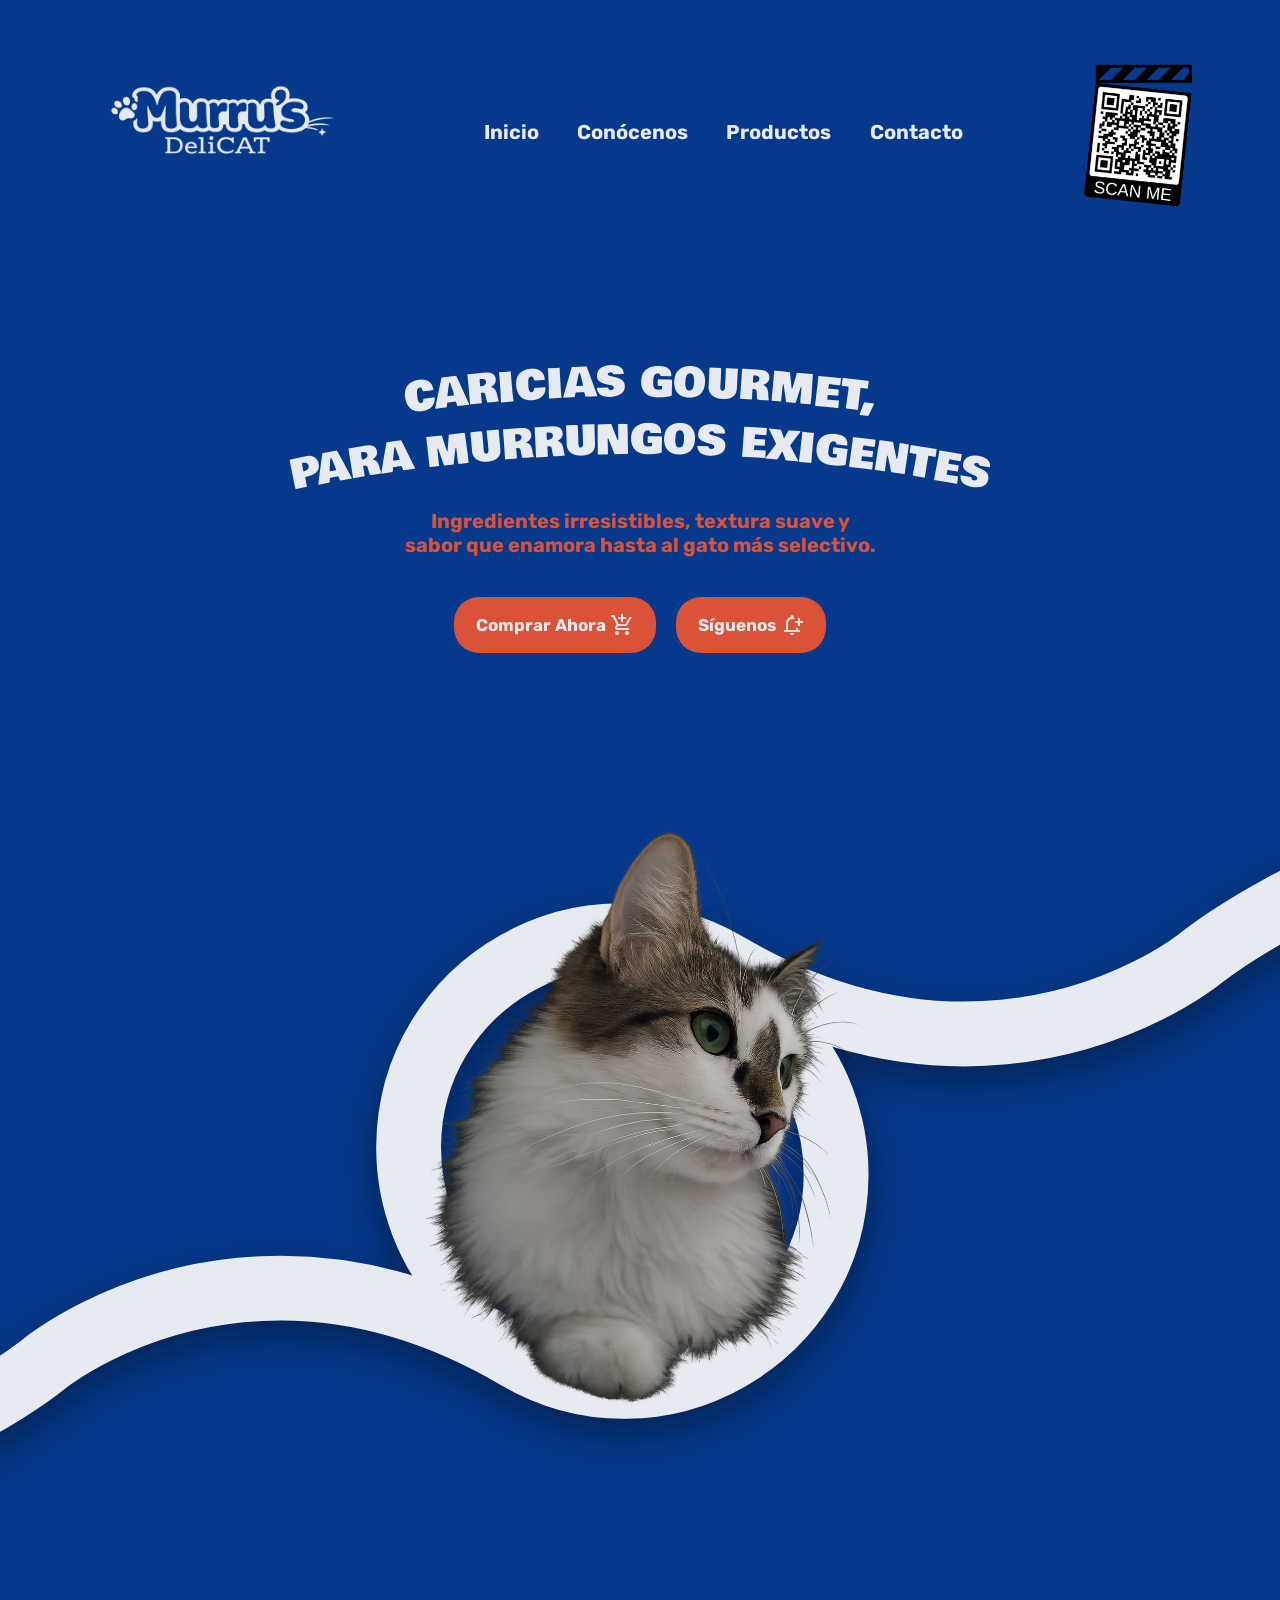
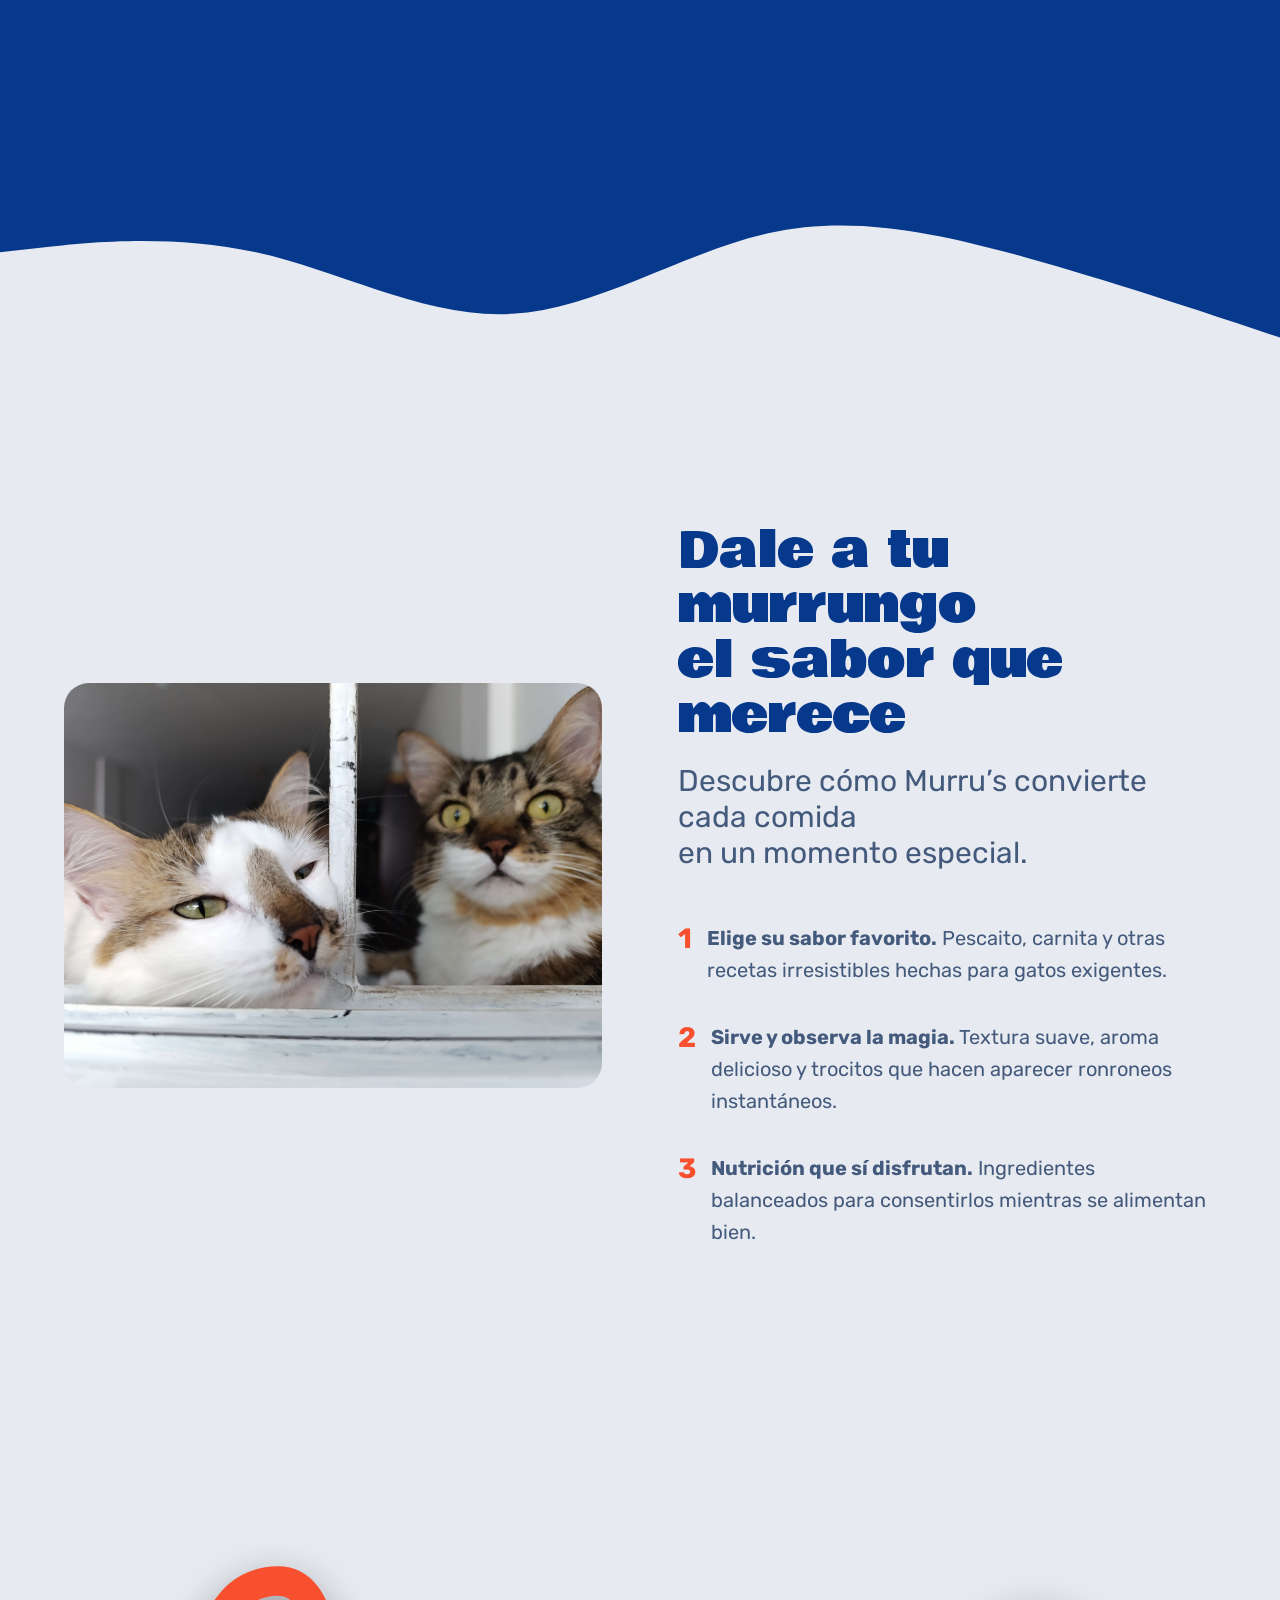
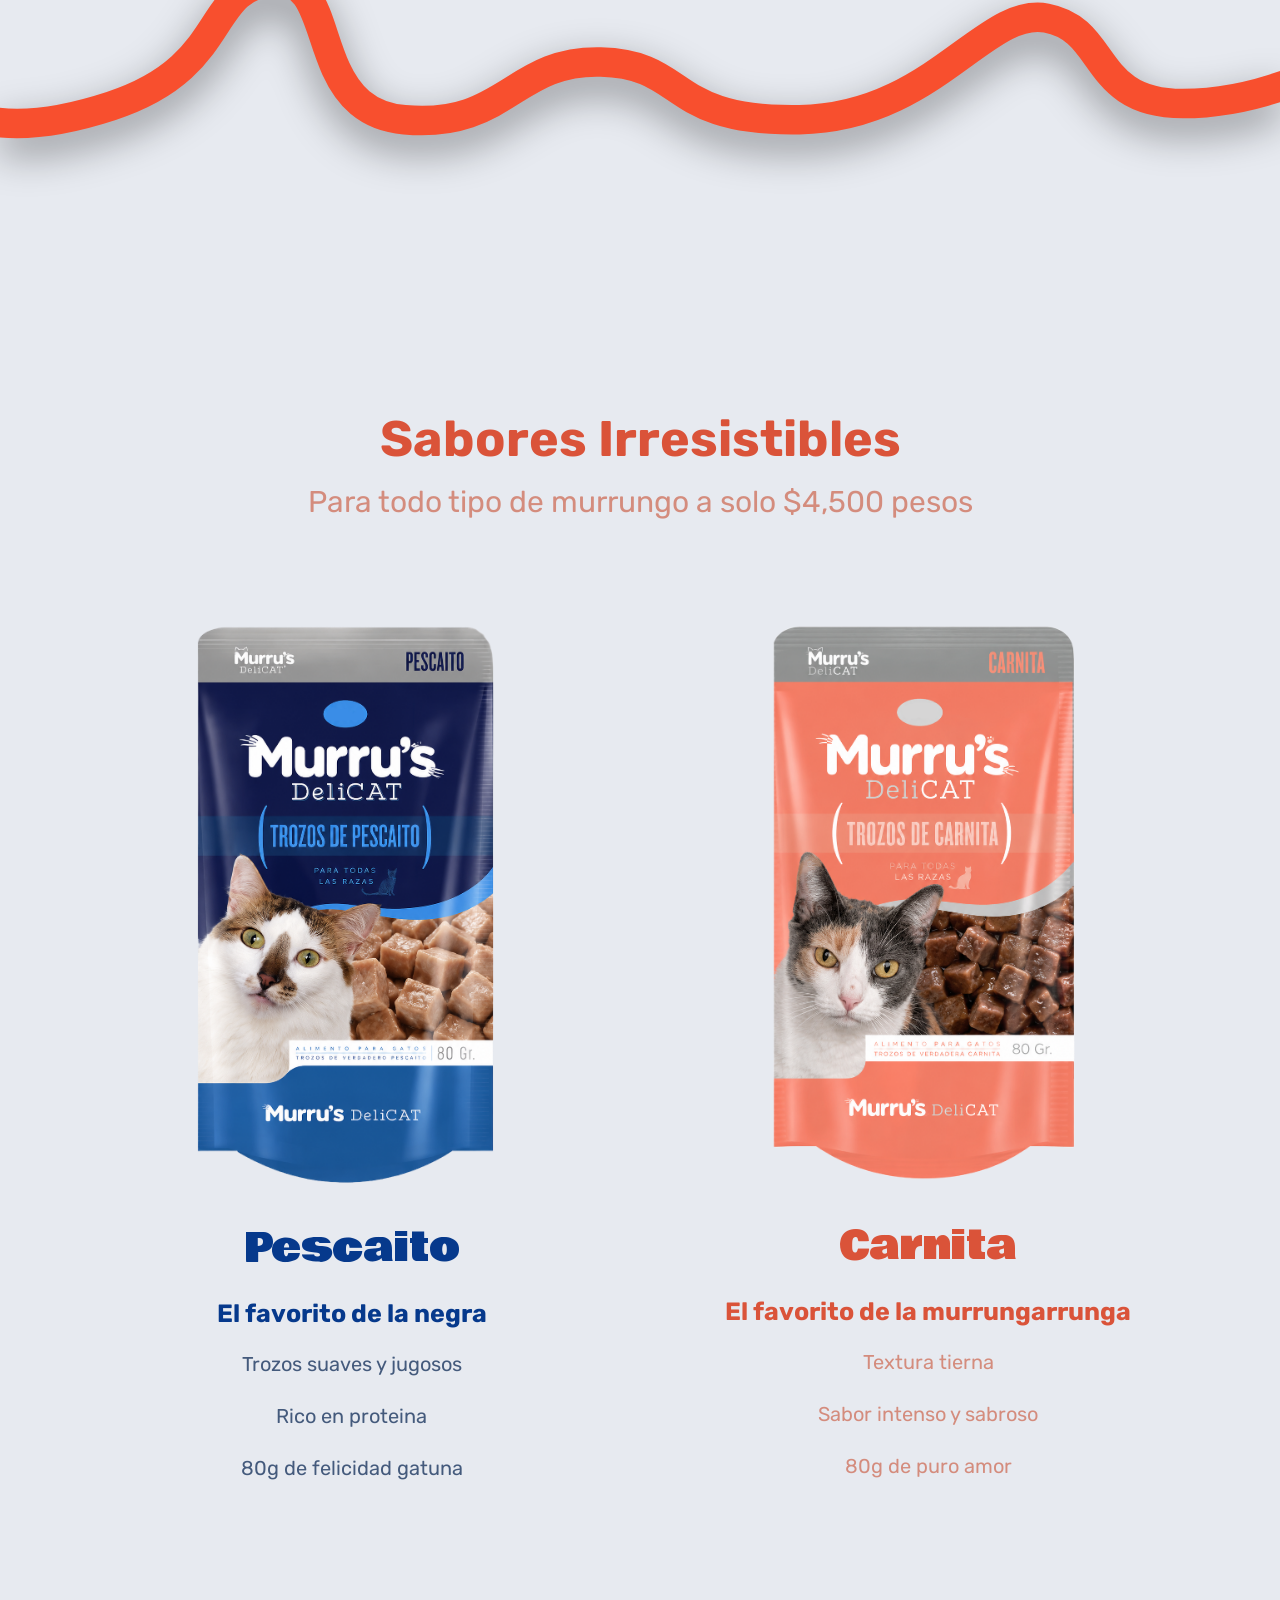
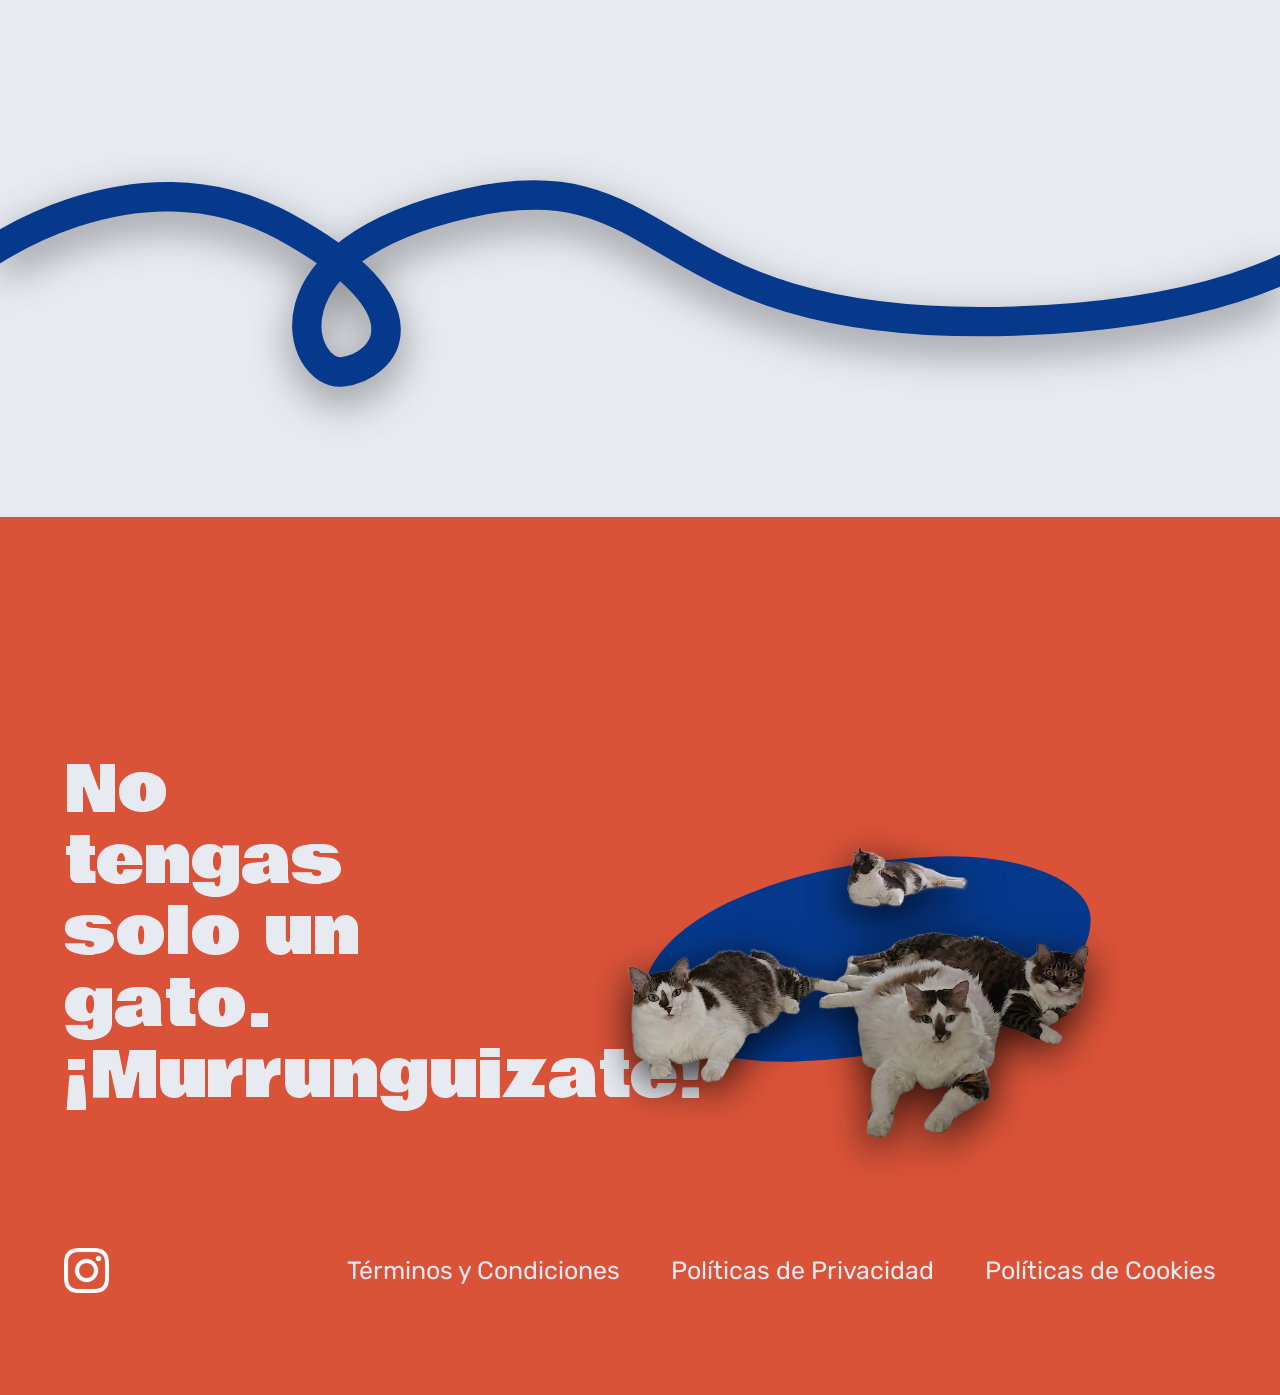
<file: index.html>
<!DOCTYPE html>
<html lang="es">
  <head>
    <meta charset="UTF-8" />
    <meta name="viewport" content="width=device-width, initial-scale=1.0" />
    <title>Murru's DeliCAT</title>
    <link rel="stylesheet" href="style.css" />
    <link rel="shortcut icon" href="fotos/favicon.png" type="image/x-icon" />

    <link rel="preconnect" href="https://fonts.googleapis.com" />
    <link rel="preconnect" href="https://fonts.gstatic.com" crossorigin />
    <link
      href="https://fonts.googleapis.com/css2?family=Bowlby+One&family=Rubik:ital,wght@0,300..900;1,300..900&display=swap"
      rel="stylesheet"
    />
  </head>

  <body>
    <section id="inicio" class="inicio">
      <div class="menu">
        <div class="menu_seccion">
          <img src="fotos/Logo (2).png" alt="murrus" class="logo" />
        </div>

        <div class="menu_seccion">
          <a class="menu_item" href="#inicio">Inicio</a>
          <a class="menu_item" href="#descripcion">Conócenos</a>
          <a class="menu_item" href="#comparacion">Productos</a>
          <a class="menu_item" href="#final">Contacto</a>
        </div>

        <div class="menu_seccion">
          <img src="fotos/qr.png" alt="qr" class="qr" />
        </div>
      </div>

      <div class="contenido">
        <div class="contenido-textos">
          <!-- /// -->

          <svg
            viewBox="0 10 1000 160"
            xmlns="http://w3.org"
            class="titulo-curvo"
          >
            <defs>
              <path id="ruta-arriba" d="M 50,150 Q 500,10 950,150" />
              <path id="ruta-abajo" d="M 50,200 Q 500,60 950,200" />
            </defs>

            <text class="contenido_titulo">
              <textPath
                href="#ruta-arriba"
                startOffset="50%"
                text-anchor="middle"
              >
                CARICIAS GOURMET,
              </textPath>
            </text>

            <text class="contenido_titulo">
              <textPath
                href="#ruta-abajo"
                startOffset="50%"
                text-anchor="middle"
              >
                PARA MURRUNGOS EXIGENTES
              </textPath>
            </text>
          </svg>

          <!-- /// -->

          <div class="contenido_subtitulo">
            Ingredientes irresistibles, textura suave y <br />sabor que enamora
            hasta al gato más selectivo.
          </div>
        </div>

        <div class="botones">
          <div class="contenedor_boton">
            Comprar Ahora
            <img
              src="fotos/add_shopping_cart_24dp_E3E3E3_FILL0_wght400_GRAD0_opsz24.svg"
              alt="icon1"
            />
          </div>

          <div class="contenedor_boton">
            Síguenos
            <img
              src="fotos/notification_add_24dp_E3E3E3_FILL0_wght400_GRAD0_opsz24.svg"
              alt="icon2"
            />
          </div>
        </div>

        <div class="visual1">
          <svg
            class="linea_svg1"
            version="1.1"
            id="Layer_1"
            xmlns="http://www.w3.org/2000/svg"
            x="0px"
            y="0px"
            width="100%"
            viewBox="-524.019 156.346 1954.904 587.507"
            enable-background="new 0 0 880 1024"
            xmlns:bx="https://boxy-svg.com"
          >
            <defs>
              <bx:export>
                <bx:file format="svg" path="Sin título.svg" excluded="true" />
                <bx:file
                  format="svg"
                  href="#object-0"
                  path="Sin título 2.svg"
                  excluded="true"
                />
              </bx:export>
            </defs>
            <path
              style="
                fill: none;
                stroke: #e7eaf0;
                stroke-linecap: round;
                stroke-width: 50;
              "
              d="M -200.299 532.959 C -7.033 770.624 274.949 547.559 274.949 547.559 C 274.949 547.559 333.451 499.505 426.792 490.368 C 485.928 484.579 559.049 494.412 640.137 541.983 C 748.617 605.624 885.31 527.967 886.185 402.2 C 886.47 361.133 871.28 321.465 843.637 291.093"
              transform="matrix(-1, 0, 0, -1, 1161.13801645, 855.77824231)"
              id="object-0"
            />
            <path
              style="
                fill: none;
                stroke: #e7eaf0;
                stroke-linecap: round;
                stroke-width: 50;
                transform-box: fill-box;
                transform-origin: 50% 50%;
              "
              d="M -481.8 607.041 C -288.53 844.706 -6.551 621.641 -6.551 621.641 C -6.551 621.641 51.951 573.587 145.292 564.45 C 204.428 558.661 277.549 568.494 358.637 616.065 C 467.117 679.706 603.81 602.049 604.685 476.282 C 604.97 435.215 589.78 395.547 562.137 365.175"
              id="path-1"
            />
          </svg>

          <img
            src="fotos/Inicio.png"
            alt="imagen_inicio"
            class="imagen_inicio"
          />
        </div>
      </div>
    </section>

    <svg
      class="ondas1"
      xmlns="http://www.w3.org/2000/svg"
      viewBox="0 0 1440 320"
      preserveAspectRatio="none"
    >
      <path
        fill="#06398c"
        fill-opacity="1"
        d="M0,160L48,154.7C96,149,192,139,288,160C384,181,480,235,576,229.3C672,224,768,160,864,138.7C960,117,1056,139,1152,165.3C1248,192,1344,224,1392,240L1440,256L1440,0L1392,0C1344,0,1248,0,1152,0C1056,0,960,0,864,0C768,0,672,0,576,0C480,0,384,0,288,0C192,0,96,0,48,0L0,0Z"
      ></path>
    </svg>

    <section id="descripcion" class="descripcion">
      <div class="lados">
        <div class="lado_foto">
          <img src="fotos/imagen.jpg" alt="murrungas" class="foto_murrungas" />
        </div>

        <div class="lado_descripcion">
          <div class="descripcion_titulos">
            <div class="descripcion_titulo">
              Dale a tu murrungo <br />el sabor que merece
            </div>
            <div class="descripcion_subtitulo">
              Descubre cómo Murru’s convierte cada comida <br />en un momento
              especial.
            </div>
          </div>

          <div class="descripcion_textos">
            <div class="descripcion_texto_item">
              <div class="descripcion_texto_numero">1</div>
              <div class="descripcion_texto_texto">
                <b>Elige su sabor favorito.</b> Pescaito, carnita y otras
                recetas irresistibles hechas para gatos exigentes.
              </div>
            </div>

            <div class="descripcion_texto_item">
              <div class="descripcion_texto_numero">2</div>
              <div class="descripcion_texto_texto">
                <b>Sirve y observa la magia.</b> Textura suave, aroma delicioso
                y trocitos que hacen aparecer ronroneos instantáneos.
              </div>
            </div>

            <div class="descripcion_texto_item">
              <div class="descripcion_texto_numero">3</div>
              <div class="descripcion_texto_texto">
                <b>Nutrición que sí disfrutan.</b> Ingredientes balanceados para
                consentirlos mientras se alimentan bien.
              </div>
            </div>
          </div>
        </div>
      </div>
    </section>

    <div class="visual2">
      <svg
        class="linea_svg2"
        version="1.1"
        id="Layer_1"
        xmlns="http://www.w3.org/2000/svg"
        x="0px"
        y="0px"
        width="100%"
        viewBox="-524.019 156.346 1954.904 587.507"
        preserveAspectRatio="xMidYMid slice"
        enable-background="new 0 0 880 1024"
        xmlns:bx="https://boxy-svg.com"
      >
        <defs>
          <bx:export>
            <bx:file format="svg" path="Sin título.svg" excluded="true" />
          </bx:export>
        </defs>
        <path
          style="fill: none; stroke: #f84f2e; stroke-width: 45px"
          d="M -597.524 568.546 C -597.524 568.546 -537.565 628.506 -354.159 568.546 C -170.753 508.586 -213.077 388.668 -107.266 378.087 C -41.895 371.55 -39.797 448.478 -11.147 511.562 C 6.577 550.588 34.462 584.317 93.774 589.709 C 248.963 603.818 259.545 498.006 393.572 501.533 C 527.599 505.06 492.329 593.236 696.897 589.709 C 901.465 586.182 979.06 416.884 1074.29 434.519 C 1169.52 452.154 1141.303 565.019 1282.385 565.019 C 1423.467 565.019 1543.385 487.425 1539.858 487.425"
        />
      </svg>
    </div>

    <section id="comparacion" class="comparacion">
      <div class="titulos">
        <div class="comparacion_titulo">Sabores Irresistibles</div>
        <div class="comparacion_subtitulo">
          Para todo tipo de murrungo a solo $4,500 pesos
        </div>
      </div>

      <div class="contenedor">
        <div class="contenedor_elemento">
          <img src="fotos/Sabor Pescaito.png" alt="pescaito" class="pescaito" />
          <div class="elemento_titulo" id="color-pescaito1">Pescaito</div>
          <div class="elemento_subtitulo" id="color-pescaito1">
            El favorito de la negra
          </div>
          <div class="elemento_caracteristica" id="color-pescaito2">
            Trozos suaves y jugosos
          </div>
          <div class="elemento_caracteristica" id="color-pescaito2">
            Rico en proteina
          </div>
          <div class="elemento_caracteristica" id="color-pescaito2">
            80g de felicidad gatuna
          </div>
        </div>

        <div class="contenedor_elemento">
          <img src="fotos/Sabor Carnita.png" alt="carnita" class="carnita" />
          <div class="elemento_titulo" id="color-carnita1">Carnita</div>
          <div class="elemento_subtitulo" id="color-carnita1">
            El favorito de la murrungarrunga
          </div>
          <div class="elemento_caracteristica" id="color-carnita2">
            Textura tierna
          </div>
          <div class="elemento_caracteristica" id="color-carnita2">
            Sabor intenso y sabroso
          </div>
          <div class="elemento_caracteristica" id="color-carnita2">
            80g de puro amor
          </div>
        </div>
      </div>
    </section>

    <div class="transicion">
      <svg
        class="linea_svg3"
        version="1.1"
        id="Layer_1"
        xmlns="http://www.w3.org/2000/svg"
        x="0px"
        y="0px"
        width="100%"
        viewBox="-524.019 156.346 1954.904 587.507"
        enable-background="new 0 0 880 1024"
        xmlns:bx="https://boxy-svg.com"
      >
        <defs>
          <bx:export>
            <bx:file format="svg" path="Sin título.svg" excluded="true" />
          </bx:export>
        </defs>
        <path
          style="fill: none; stroke: #06398c; stroke-width: 45px"
          d="M -558.728 445.101 C -558.728 445.101 -322.416 265.222 -89.631 392.195 C 143.154 519.168 62.031 607.345 -1.455 614.399 C -64.941 621.453 -135.483 430.993 189.005 356.925 C 513.493 282.857 453.533 554.439 1024.913 536.804 C 1596.293 519.169 1638.618 258.168 1638.618 258.168"
        />
      </svg>
    </div>

    <section id="final" class="final">
      <div class="contenedor_final">
        <div class="final1">
          <div class="final1_texto">
            No tengas solo un gato. <br />¡Murrunguizate!
          </div>
          <div class="contenedor_imagen_final">
            <div class="mancha_azul"></div>
            <img
              src="fotos/Final.png"
              alt="final1_imagen"
              class="final1_imagen"
            />
          </div>
        </div>

        <div class="final2">
          <div class="final2_imagen">
            <img
              src="fotos/instagram-white-icon.webp"
              alt="instagram"
              class="final2_instagram"
            />
          </div>

          <div class="final2_items">
            <div class="final2_item">Términos y Condiciones</div>
            <div class="final2_item">Políticas de Privacidad</div>
            <div class="final2_item">Políticas de Cookies</div>
          </div>
        </div>
      </div>
    </section>
  </body>
</html>
</file>
<file: style.css>
* {
    margin: 0;
    padding: 0;
    box-sizing: border-box;
}

img {
    max-width: 100%;
    height: auto;
    display: block;
}

img {
    transition: transform 0.25s ease,
        box-shadow 0.25s ease,
        filter 0.25s ease;
}

img:hover {
    transform: scale(1.05);
    filter: brightness(1.05);
}

body {
    font-family: "Rubik", sans-serif;
    background: #e7eaf0;
    overflow-x: hidden;
}

html {
    scroll-behavior: smooth;
}

/* INICIO */

.inicio {
    display: flex;
    flex-direction: column;
    align-items: center;
    background: #06398c;
    width: 100%;
    gap: clamp(30px, 4vw, 60px);
    position: relative;
    overflow-x: clip;
    overflow-y: visible;
    padding-bottom: 80px;
}

.ondas1 {
    width: 100%;
    display: block;
}

.menu {
    width: 100%;
    max-width: 1400px;
    display: flex;
    align-items: center;
    justify-content: space-between;
    padding: 25px 5%;
    gap: 30px;
    flex-wrap: wrap;
}

.menu_seccion {
    display: flex;
    align-items: center;
    justify-content: center;
    flex-wrap: wrap;
    gap: clamp(15px, 3vw, 60px);


    transition: color 0.2s ease;
}

.menu_item {
    text-decoration: none;
    color: #e7eaf0;
    font-weight: bold;
    font-size: clamp(14px, 2vw, 20px);
    text-align: center;
}

.menu_item:hover {
    color: #da5339;
}

.logo {
    width: clamp(180px, 25vw, 390px);
}

.qr {
    width: clamp(100px, 12vw, 190px);
    transform: rotate(6deg);
}


/* CONTENIDO */

.contenido {
    width: 100%;
    display: flex;
    flex-direction: column;
    align-items: center;
    gap: clamp(25px, 4vw, 40px);
    padding: 0 5%;
    position: relative;
    overflow: hidden;
}

.contenido-textos {
    display: flex;
    flex-direction: column;
    align-items: center;
    gap: 10px;
}

.titulo-curvo {
    width: min(90vw, 1200px);
    overflow: visible;
}

.contenido_titulo {
    font-family: "Bowlby One", sans-serif;
    fill: #e7eaf0;
    font-size: clamp(18px, 4vw, 35px);
    text-transform: uppercase;
}

.contenido_subtitulo {
    font-size: clamp(14px, 2.5vw, 20px);
    color: #da5339;
    text-align: center;
    font-weight: bold;
    max-width: 700px;
}

.botones {
    display: flex;
    flex-wrap: wrap;
    justify-content: center;
    gap: 20px;
}

.contenedor_boton {
    background-color: #da5339;
    color: #e7eaf0;
    border-radius: 25px;
    padding: 16px 22px;
    font-size: clamp(14px, 2vw, 17px);
    font-weight: bold;
    text-align: center;
    z-index: 3;

    display: inline-flex;
    align-items: center;
    justify-content: center;
    gap: 4px;

    transition: transform 0.2s ease, box-shadow 0.2s ease, filter 0.2s ease;
}

.contenedor_boton:hover {
    transform: scale(1.07);
    box-shadow: 0 10px 20px rgba(0, 0, 0, 0.25);
    filter: brightness(1.1);
    cursor: pointer;
}

.visual1 {
    position: relative;

    width: min(90vw, 1200px);

    display: flex;
    justify-content: center;
    align-items: center;

    margin-top: 40px;

    padding-bottom: 120px;
}

.imagen_inicio {
    width: 45%;

    position: relative;

    z-index: 3;
}

.linea_svg1 {
    position: absolute;

    width: 220%;

    left: 50%;
    bottom: 12%;

    transform: translateX(-50%);

    z-index: 1;

    pointer-events: none;

    filter: drop-shadow(0 15px 20px rgba(0, 0, 0, 0.40));
}


/* DESCRIPCION */

.descripcion {
    width: 100%;
    display: flex;
    justify-content: center;
    padding: clamp(80px, 10vw, 140px) 5%;
    position: relative;
}

.lados {
    width: 100%;
    max-width: 1400px;
    display: flex;
    align-items: center;
    justify-content: center;
    gap: clamp(40px, 6vw, 100px);
}

.lado_foto {
    flex: 1;
    display: flex;
    justify-content: center;
}

.foto_murrungas {
    width: 100%;
    max-width: 750px;
    border-radius: 25px;
}

.lado_descripcion {
    flex: 1;
    display: flex;
    flex-direction: column;
    gap: clamp(30px, 4vw, 55px);
}

.descripcion_titulos {
    display: flex;
    flex-direction: column;
    gap: 20px;
}

.descripcion_titulo {
    font-family: "Bowlby One", sans-serif;
    font-size: clamp(28px, 5vw, 50px);
    color: #06398c;
    line-height: 1.1;
}

.descripcion_subtitulo {
    font-size: clamp(18px, 3vw, 30px);
    color: #445a7c;
}

.descripcion_textos {
    display: flex;
    flex-direction: column;
    gap: 35px;
}

.descripcion_texto_item {
    display: flex;
    gap: 15px;
    align-items: flex-start;
}

.descripcion_texto_numero {
    font-size: clamp(20px, 3vw, 28px);
    font-weight: bold;
    color: #f84f2e;
}

.descripcion_texto_texto {
    font-size: clamp(15px, 2vw, 20px);
    color: #445a7c;
    line-height: 1.6;
}

.visual2 {
    width: 100%;

    display: flex;
    justify-content: center;

    margin: 60px 0;
}

.linea_svg2 {
    width: min(2000px, 130vw);

    display: block;

    pointer-events: none;

    filter: drop-shadow(0 15px 20px rgba(0, 0, 0, 0.40));
}

/* COMPARACION */

.comparacion {
    width: 100%;
    display: flex;
    flex-direction: column;
    align-items: center;
    gap: clamp(40px, 6vw, 70px);
    padding: clamp(80px, 10vw, 140px) 5%;
    position: relative;
}

.titulos {
    display: flex;
    flex-direction: column;
    align-items: center;
    gap: 15px;
    text-align: center;
}

.comparacion_titulo {
    font-size: clamp(30px, 5vw, 50px);
    font-weight: bold;
    color: #da5339;
}

.comparacion_subtitulo {
    font-size: clamp(18px, 3vw, 30px);
    color: #d48c7d;
}

.contenedor {
    width: 100%;
    max-width: 1400px;
    display: flex;
    justify-content: center;
    align-items: flex-start;
    gap: clamp(40px, 6vw, 120px);
    flex-wrap: wrap;
}

.contenedor_elemento {
    flex: 1 1 350px;
    max-width: 500px;
    display: flex;
    flex-direction: column;
    align-items: center;
    gap: 20px;
    text-align: center;
}

.pescaito,
.carnita {
    width: 100%;
    max-width: 450px;
    border-radius: 15px;
}

.elemento_titulo {
    font-size: clamp(28px, 4vw, 40px);
    font-family: "Bowlby One", sans-serif;
}

#color-pescaito1 {
    color: #06398c;
}

#color-carnita1 {
    color: #da5339;
}

#color-pescaito2 {
    color: #445a7c;
}

#color-carnita2 {
    color: #d48c7d;
}

.elemento_subtitulo {
    font-size: clamp(18px, 2.5vw, 25px);
    font-weight: bold;
}

.elemento_caracteristica {
    font-size: clamp(15px, 2vw, 20px);
    line-height: 1.6;
}


/* TRANSICIÓN */

.transicion{
    width: 100%;

    display: flex;
    justify-content: center;

    margin: 60px 0;
}

.linea_svg3 {
    width: min(2000px, 130vw);

    display: block;

    pointer-events: none;

    filter: drop-shadow(0 15px 20px rgba(0, 0, 0, 0.40));
}

/* FINAL */

.final {
    width: 100%;

    display: flex;
    flex-direction: column;
    align-items: center;

    gap: 40px;

    background: transparent;

    padding: clamp(120px, 12vw, 180px) 5% clamp(60px, 8vw, 120px);

    position: relative;
    
    z-index: 2;
    
    background: #da5339;
}

.contenedor_final {
    width: 100%;
    max-width: 1400px;
    display: flex;
    flex-direction: column;
    gap: 50px;
    position: relative;
    z-index: 2;
}

.final1 {
    display: flex;
    align-items: center;
    justify-content: center;
    gap: clamp(30px, 5vw, 80px);
    flex-wrap: wrap;
}

.final1_texto {
    flex: 1;
    min-width: 280px;
    font-size: clamp(30px, 6vw, 65px);
    font-family: "Bowlby One", sans-serif;
    color: #e7eaf0;
    line-height: 1.1;
}

.contenedor_imagen_final{
    position: relative;
    display: flex;
    justify-content: center;
    align-items: center;
}

.final1_imagen {
    flex: 1;
    width: 100%;
    max-width: 700px;
    filter: drop-shadow(0 10px 20px rgba(0, 0, 0, 0.80));
    position: relative;
    z-index: 2;
}

.mancha_azul {
    position: absolute;

    width: 450px;
    height: 200px;

    background: #06398c;

    border-radius: 90% 45% 90% 45%;;

    z-index: 1;

    transform:
        rotate(-2deg) translateY(25px);
}

.final2 {
    display: flex;
    align-items: center;
    justify-content: space-between;
    flex-wrap: wrap;
    gap: 30px;
}

.final2_instagram {
    width: 45px;
    cursor: pointer;
    transition: transform 0.2s ease,
    filter 0.2s ease,
    opacity 0.2s ease;
}

.final2_instagram:hover {
    transform: scale(1.1);
    filter: brightness(0.8);
}

.final2_instagram:active {
    transform: scale(0.96);
}

.final2_items {
    display: flex;
    align-items: center;
    justify-content: center;
    flex-wrap: wrap;
    gap: clamp(20px, 4vw, 60px);
    color: #e7eaf0;
    font-size: clamp(16px, 2vw, 25px);
    text-align: center;
}

.final2_items >*{
    cursor: pointer;
    transition: color 0.2s ease, opacity 0.2s ease;
}

.final2_items >*:hover {
    color: #06398c;
}

/* TAMAÑOS */

@media (max-width: 1200px) {

    .linea_svg1 {
        width: 260%;
    }

    .linea_svg2,
    .linea_svg3 {
        width: 160vw;
    }

    .imagen_inicio {
        width: 55%;
    }

    .mancha_azul {
        width: 380px;
        height: 170px;
    }
}

@media (max-width: 994px) {

    .linea_svg1 {
        width: 260%;
        bottom: 18%;
    }

    .imagen_inicio {
        width: 50%;
    }

    .contenido_titulo {
        font-size: 32px;
    }

    .titulo-curvo {
        width: 100vw;
    }

    .menu {
        justify-content: center;
        align-items: center;
        gap: 25px;
                }
}

@media (max-width: 768px) {

    .linea_svg1 {
        width: 300%;
        bottom: 20%;
    }

    .imagen_inicio {
        width: 58%;
    }

    .contenido_titulo {
        font-size: 28px;
    }

    .titulo-curvo {
        width: 165vw;
    }

    .contenedor_boton {
        padding: 12px 16px;
        font-size: 14px;
    }

    .menu {
        flex-direction: column;
        justify-content: center;
        align-items: center;
        gap: 25px;
        }
    
    .menu_seccion {
        justify-content: center;
        }
    
        .menu_seccion:nth-child(2) {
        gap: 22px;
        }
        
    .lados {
        flex-direction: column !important;
    }
        
    .lado_foto {
        width: 100%;
        justify-content: center;
    }
        
    .foto_murrungas {
        width: 100%;
        max-width: 520px;
    }
        
    .lado_descripcion {
        align-items: center;
        text-align: center;
    }
        
    .descripcion_texto_item {
        flex-direction: column;
        align-items: center;
        text-align: center;
    }
        
    .final2 {
        flex-direction: column !important;
        align-items: center;
        gap: 25px;
    }
        
    .final2_items {
        flex-direction: column !important;
        gap: 16px;
        text-align: center;
    }
        
}



@media (max-width: 480px) {

    .linea_svg1 {
        width: 360%;
        bottom: 20%;
    }

    .imagen_inicio {
        width: 72%;
    }

    .contenido_titulo {
        font-size: 24px;
    }

    .contenedor_boton {
        padding: 10px 14px;
        font-size: 13px;
    }

    .titulo-curvo {
        width: 180vw;
        }
}
</file>
